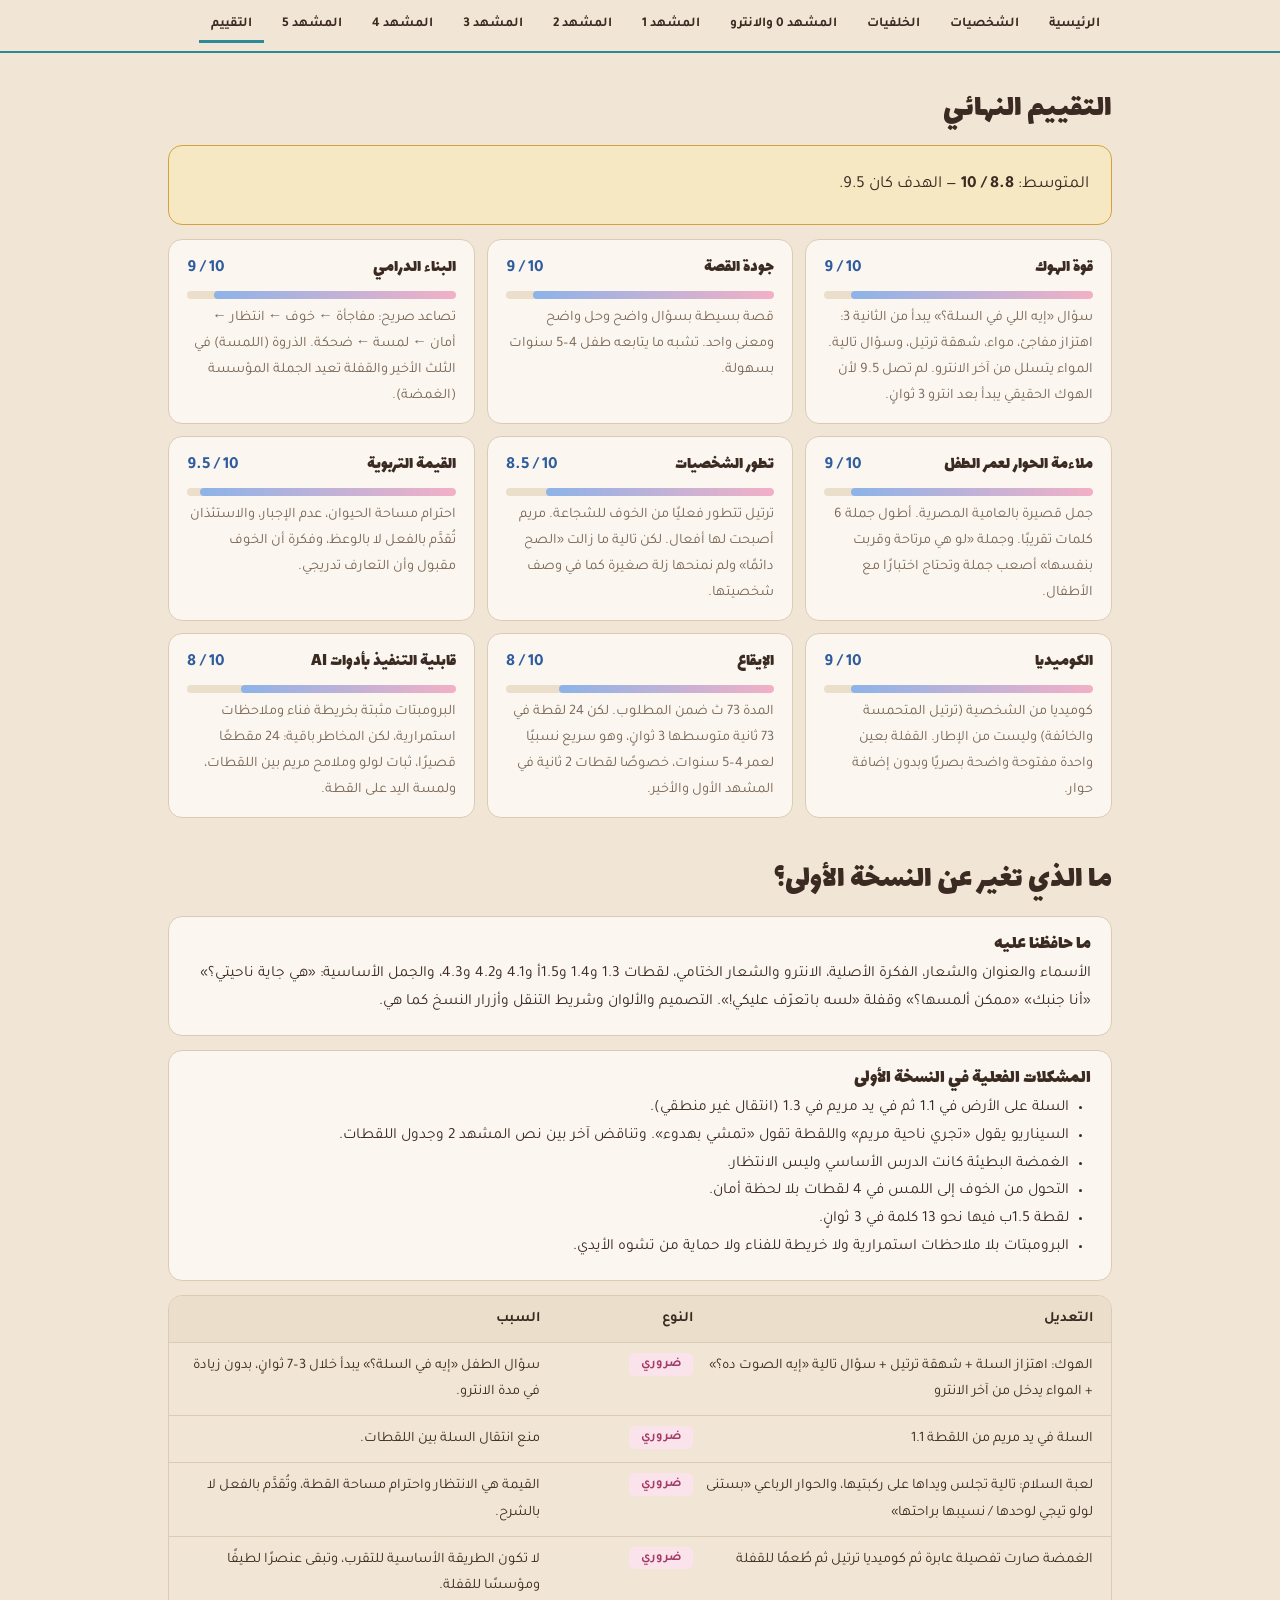
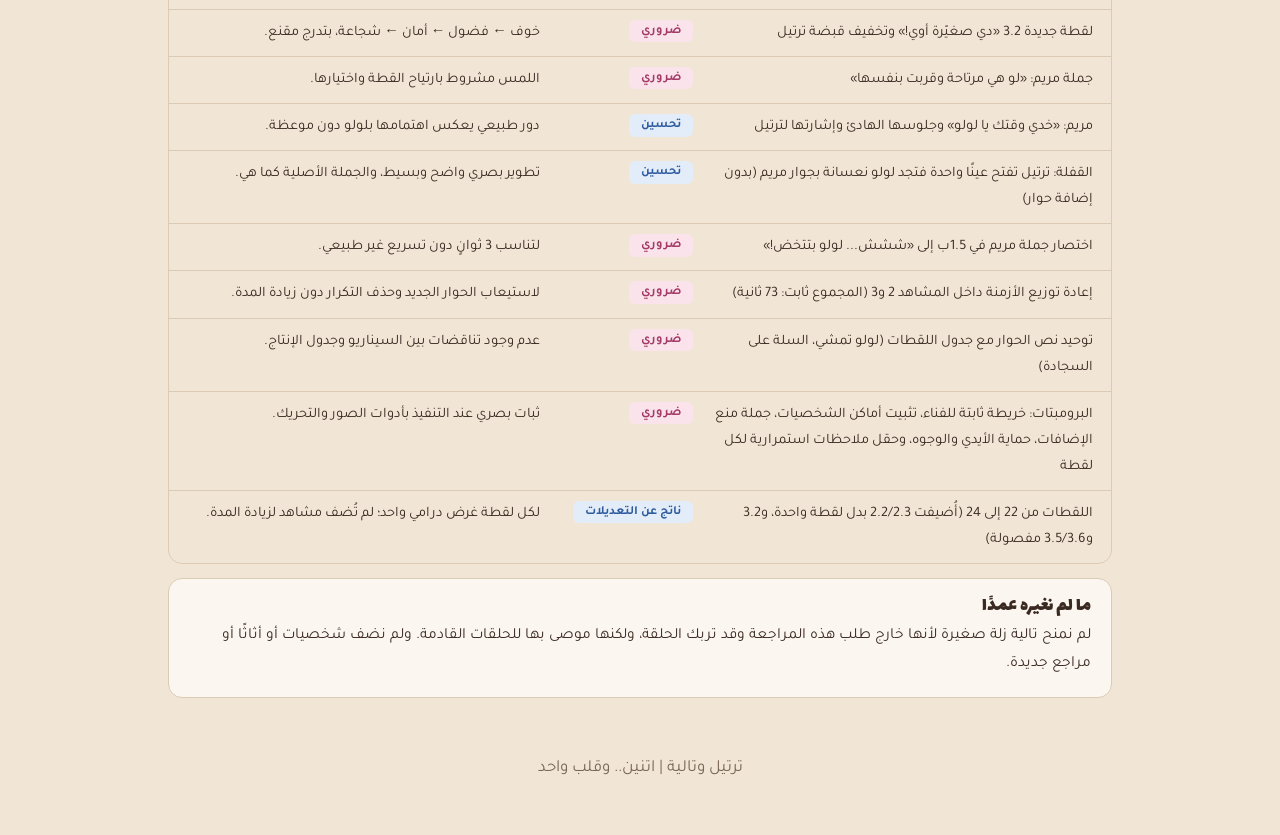
<file: review.html>
<!DOCTYPE html>
<html lang="ar" dir="rtl"><head><meta charset="utf-8"><meta name="viewport" content="width=device-width, initial-scale=1, viewport-fit=cover"><title>التقييم | ترتيل وتالية</title>
<link rel="stylesheet" href="https://fonts.googleapis.com/css2?family=Lalezar&family=Tajawal:wght@400;500;700&display=swap">
<link rel="stylesheet" href="assets/style.css"></head><body><nav class="top" aria-label="التنقل"><div class="wrap"><a href="index.html">الرئيسية</a><a href="characters.html">الشخصيات</a><a href="backgrounds.html">الخلفيات</a><a href="scene-0.html">المشهد 0 والانترو</a><a href="scene-1.html">المشهد 1</a><a href="scene-2.html">المشهد 2</a><a href="scene-3.html">المشهد 3</a><a href="scene-4.html">المشهد 4</a><a href="scene-5.html">المشهد 5</a><a href="review.html" class="on">التقييم</a></div></nav><main class="wrap"><section id="eval"><h2>التقييم النهائي</h2><div class="idea"><p>المتوسط: <b>8.8 / 10</b> — الهدف كان 9.5.</p></div><div class="scores"><div class="sc"><div class="sh"><h3>قوة الهوك</h3><span class="n">9 / 10</span></div><div class="bx"><i style="width:90%"></i></div><p>سؤال «إيه اللي في السلة؟» يبدأ من الثانية 3: اهتزاز مفاجئ، مواء، شهقة ترتيل، وسؤال تالية. المواء يتسلل من آخر الانترو. لم تصل 9.5 لأن الهوك الحقيقي يبدأ بعد انترو 3 ثوانٍ.</p></div><div class="sc"><div class="sh"><h3>جودة القصة</h3><span class="n">9 / 10</span></div><div class="bx"><i style="width:90%"></i></div><p>قصة بسيطة بسؤال واضح وحل واضح ومعنى واحد. تشبه ما يتابعه طفل 4–5 سنوات بسهولة.</p></div><div class="sc"><div class="sh"><h3>البناء الدرامي</h3><span class="n">9 / 10</span></div><div class="bx"><i style="width:90%"></i></div><p>تصاعد صريح: مفاجأة ← خوف ← انتظار ← أمان ← لمسة ← ضحكة. الذروة (اللمسة) في الثلث الأخير والقفلة تعيد الجملة المؤسسة (الغمضة).</p></div><div class="sc"><div class="sh"><h3>ملاءمة الحوار لعمر الطفل</h3><span class="n">9 / 10</span></div><div class="bx"><i style="width:90%"></i></div><p>جمل قصيرة بالعامية المصرية. أطول جملة 6 كلمات تقريبًا. وجملة «لو هي مرتاحة وقربت بنفسها» أصعب جملة وتحتاج اختبارًا مع الأطفال.</p></div><div class="sc"><div class="sh"><h3>تطور الشخصيات</h3><span class="n">8.5 / 10</span></div><div class="bx"><i style="width:85%"></i></div><p>ترتيل تتطور فعليًا من الخوف للشجاعة. مريم أصبحت لها أفعال. لكن تالية ما زالت «الصح دائمًا» ولم نمنحها زلة صغيرة كما في وصف شخصيتها.</p></div><div class="sc"><div class="sh"><h3>القيمة التربوية</h3><span class="n">9.5 / 10</span></div><div class="bx"><i style="width:95%"></i></div><p>احترام مساحة الحيوان، عدم الإجبار، والاستئذان تُقدَّم بالفعل لا بالوعظ، وفكرة أن الخوف مقبول وأن التعارف تدريجي.</p></div><div class="sc"><div class="sh"><h3>الكوميديا</h3><span class="n">9 / 10</span></div><div class="bx"><i style="width:90%"></i></div><p>كوميديا من الشخصية (ترتيل المتحمسة والخائفة) وليست من الإطار. القفلة بعين واحدة مفتوحة واضحة بصريًا وبدون إضافة حوار.</p></div><div class="sc"><div class="sh"><h3>الإيقاع</h3><span class="n">8 / 10</span></div><div class="bx"><i style="width:80%"></i></div><p>المدة 73 ث ضمن المطلوب. لكن 24 لقطة في 73 ثانية متوسطها 3 ثوانٍ، وهو سريع نسبيًا لعمر 4–5 سنوات، خصوصًا لقطات 2 ثانية في المشهد الأول والأخير.</p></div><div class="sc"><div class="sh"><h3>قابلية التنفيذ بأدوات AI</h3><span class="n">8 / 10</span></div><div class="bx"><i style="width:80%"></i></div><p>البرومبتات مثبتة بخريطة فناء وملاحظات استمرارية، لكن المخاطر باقية: 24 مقطعًا قصيرًا، ثبات لولو وملامح مريم بين اللقطات، ولمسة اليد على القطة.</p></div></div></section><section id="changes"><h2>ما الذي تغير عن النسخة الأولى؟</h2>
<div class="chg"><h3>ما حافظنا عليه</h3>
<p>الأسماء والعنوان والشعار، الفكرة الأصلية، الانترو والشعار الختامي، لقطات 1.3 و1.4 و1.5أ و4.1 و4.2 و4.3، والجمل الأساسية: «هي جاية ناحيتي؟» «أنا جنبك» «ممكن ألمسها؟» وقفلة «لسه باتعرّف عليكي!». التصميم والألوان وشريط التنقل وأزرار النسخ كما هي.</p></div>
<div class="chg"><h3>المشكلات الفعلية في النسخة الأولى</h3>
<ul><li>السلة على الأرض في 1.1 ثم في يد مريم في 1.3 (انتقال غير منطقي).</li>
<li>السيناريو يقول «تجري ناحية مريم» واللقطة تقول «تمشي بهدوء». وتناقض آخر بين نص المشهد 2 وجدول اللقطات.</li>
<li>الغمضة البطيئة كانت الدرس الأساسي وليس الانتظار.</li>
<li>التحول من الخوف إلى اللمس في 4 لقطات بلا لحظة أمان.</li>
<li>لقطة 1.5ب فيها نحو 13 كلمة في 3 ثوانٍ.</li>
<li>البرومبتات بلا ملاحظات استمرارية ولا خريطة للفناء ولا حماية من تشوه الأيدي.</li></ul></div>
<div class="tbl" id="chtbl">
<div class="row h"><span>التعديل</span><span>النوع</span><span>السبب</span></div>
<div class="row"><span>الهوك: اهتزاز السلة + شهقة ترتيل + سؤال تالية «إيه الصوت ده؟» + المواء يدخل من آخر الانترو</span><span class="tg r">ضروري</span><span>سؤال الطفل «إيه في السلة؟» يبدأ خلال 3–7 ثوانٍ، بدون زيادة في مدة الانترو.</span></div>
<div class="row"><span>السلة في يد مريم من اللقطة 1.1</span><span class="tg r">ضروري</span><span>منع انتقال السلة بين اللقطات.</span></div>
<div class="row"><span>لعبة السلام: تالية تجلس ويداها على ركبتيها، والحوار الرباعي «بستنى لولو تيجي لوحدها / نسيبها براحتها»</span><span class="tg r">ضروري</span><span>القيمة هي الانتظار واحترام مساحة القطة، وتُقدَّم بالفعل لا بالشرح.</span></div>
<div class="row"><span>الغمضة صارت تفصيلة عابرة ثم كوميديا ترتيل ثم طُعمًا للقفلة</span><span class="tg r">ضروري</span><span>لا تكون الطريقة الأساسية للتقرب، وتبقى عنصرًا لطيفًا ومؤسسًا للقفلة.</span></div>
<div class="row"><span>لقطة جديدة 3.2 «دي صغيّرة أوي!» وتخفيف قبضة ترتيل</span><span class="tg r">ضروري</span><span>خوف ← فضول ← أمان ← شجاعة، بتدرج مقنع.</span></div>
<div class="row"><span>جملة مريم: «لو هي مرتاحة وقربت بنفسها»</span><span class="tg r">ضروري</span><span>اللمس مشروط بارتياح القطة واختيارها.</span></div>
<div class="row"><span>مريم: «خدي وقتك يا لولو» وجلوسها الهادئ وإشارتها لترتيل</span><span class="tg o">تحسين</span><span>دور طبيعي يعكس اهتمامها بلولو دون موعظة.</span></div>
<div class="row"><span>القفلة: ترتيل تفتح عينًا واحدة فتجد لولو نعسانة بجوار مريم (بدون إضافة حوار)</span><span class="tg o">تحسين</span><span>تطوير بصري واضح وبسيط، والجملة الأصلية كما هي.</span></div>
<div class="row"><span>اختصار جملة مريم في 1.5ب إلى «ششش... لولو بتتخض!»</span><span class="tg r">ضروري</span><span>لتناسب 3 ثوانٍ دون تسريع غير طبيعي.</span></div>
<div class="row"><span>إعادة توزيع الأزمنة داخل المشاهد 2 و3 (المجموع ثابت: 73 ثانية)</span><span class="tg r">ضروري</span><span>لاستيعاب الحوار الجديد وحذف التكرار دون زيادة المدة.</span></div>
<div class="row"><span>توحيد نص الحوار مع جدول اللقطات (لولو تمشي، السلة على السجادة)</span><span class="tg r">ضروري</span><span>عدم وجود تناقضات بين السيناريو وجدول الإنتاج.</span></div>
<div class="row"><span>البرومبتات: خريطة ثابتة للفناء، تثبيت أماكن الشخصيات، جملة منع الإضافات، حماية الأيدي والوجوه، وحقل ملاحظات استمرارية لكل لقطة</span><span class="tg r">ضروري</span><span>ثبات بصري عند التنفيذ بأدوات الصور والتحريك.</span></div>
<div class="row"><span>اللقطات من 22 إلى 24 (أُضيفت 2.2/2.3 بدل لقطة واحدة، و3.2 و3.5/3.6 مفصولة)</span><span class="tg o">ناتج عن التعديلات</span><span>لكل لقطة غرض درامي واحد؛ لم تُضف مشاهد لزيادة المدة.</span></div></div>
<div class="chg"><h3>ما لم نغيره عمدًا</h3>
<p>لم نمنح تالية زلة صغيرة لأنها خارج طلب هذه المراجعة وقد تربك الحلقة، ولكنها موصى بها للحلقات القادمة. ولم نضف شخصيات أو أثاثًا أو مراجع جديدة.</p></div>
</section></main><footer><div class="wrap">ترتيل وتالية | اتنين.. وقلب واحد</div></footer><script src="assets/app.js"></script></body></html>
</file>
<file: assets/style.css>
:root{box-sizing:border-box;padding-top:env(safe-area-inset-top,0px);padding-bottom:env(safe-area-inset-bottom,0px);
--bg:#ffffff;--surf:#fff;--ink:#1c2340;--mut:#5f6a8a;--line:#e3e9f6;--blue:#8fd1f3;--blue-s:#e4f4fc;--blue-i:#0b5f8a;--pink:#f7a9c4;--pink-s:#fde7ef;--pink-i:#a3265c;--sand:#fbefcf;--org:#ffe0c6;--code:#f0f4fb;--sh:0 1px 2px rgba(28,35,64,.05),0 10px 28px -14px rgba(28,35,64,.18)}
*,*::before,*::after{box-sizing:inherit}
html{scroll-padding-top:calc(env(safe-area-inset-top,0px) + 70px);scroll-behavior:smooth}
@media(prefers-reduced-motion:reduce){html{scroll-behavior:auto}}
body{margin:0;background:var(--bg);color:var(--ink);font-family:"Readex Pro",Tahoma,sans-serif;line-height:1.8}
h1,h2,h3{font-family:"Baloo Bhaijaan 2","Readex Pro",sans-serif;line-height:1.3;margin:0}
.wrap{max-width:980px;margin:0 auto;padding:0 18px}
.hero{position:relative;overflow:hidden;padding:56px 0 44px;background:radial-gradient(circle at 88% 15%,var(--blue) 0,transparent 52%),radial-gradient(circle at 10% 90%,var(--pink) 0,transparent 52%),var(--bg);border-radius:0 0 40px 40px}
.hero::before{content:"";position:absolute;inset:0;pointer-events:none;background:url("data:image/svg+xml,%3Csvg xmlns='http://www.w3.org/2000/svg' width='64' height='64' viewBox='0 0 64 64'%3E%3Cg fill='none' stroke='%231c2340' stroke-opacity='.11' stroke-width='1.5' stroke-linecap='round'%3E%3Cpath d='M8 32c6-10 14-10 20 0-6 10-14 10-20 0z'/%3E%3Ccircle cx='46' cy='16' r='3'/%3E%3Ccircle cx='46' cy='48' r='3'/%3E%3Cpath d='M36 32h20'/%3E%3C/g%3E%3C/svg%3E");-webkit-mask-image:linear-gradient(180deg,#000 0,transparent 85%);mask-image:linear-gradient(180deg,#000 0,transparent 85%)}
.hero .wrap{position:relative}
.hero h1{font-size:clamp(40px,10vw,76px);font-weight:800}
.nm{display:inline-block;padding:0 .3em;border-radius:.38em;line-height:1.25;color:#1c2340}
.nm.t{background:#8fd1f3}.nm.y{background:#f7a9c4}
.hero p{margin:10px 0 0;font-size:17px;opacity:.85}
.tl{position:sticky;top:0;z-index:20;background:rgba(255,255,255,.84);-webkit-backdrop-filter:saturate(1.4) blur(14px);backdrop-filter:saturate(1.4) blur(14px);padding:calc(env(safe-area-inset-top,0px) + 8px) 0 8px}
.tl::before{content:"";position:fixed;inset:0 0 auto;height:env(safe-area-inset-top,0px);background:var(--bg);z-index:30}
.bar{display:flex;gap:4px;height:38px}
.bar a{transition:transform .15s,filter .15s;display:flex;align-items:center;justify-content:center;font-size:12.5px;font-weight:600;color:var(--ink);text-decoration:none;border-radius:99px;background:var(--pink);overflow:hidden;white-space:nowrap}
.bar a:nth-child(odd){background:var(--blue)}
.bar a:hover{filter:brightness(.96);transform:translateY(-1px)}
@media(prefers-reduced-motion:reduce){.bar a,.cp{transition:none}}
a:focus-visible,.cp:focus-visible{outline:3px solid var(--ink);outline-offset:2px}
.ep{font-size:clamp(22px,5vw,32px);margin-top:14px}
.meta{display:flex;gap:8px;flex-wrap:wrap;margin-top:16px}.meta span{background:rgba(255,255,255,.8);border:1px solid var(--line);border-radius:99px;padding:3px 16px;font-size:15px;box-shadow:var(--sh)}
.chars{display:grid;grid-template-columns:repeat(auto-fit,minmax(210px,1fr));gap:12px}
.cc{border-radius:28px;padding:16px 20px;border:2px solid transparent;box-shadow:var(--sh)}.cc h3{font-size:24px}.cc p{margin:4px 0;font-size:15.5px}.cc .co{font-size:14px;color:var(--mut)}
.cc.T{background:var(--blue-s);border-color:var(--blue)}.cc.T h3{color:var(--blue-i)}
.cc.Y{background:var(--pink-s);border-color:var(--pink)}.cc.Y h3{color:var(--pink-i)}
.cc.M{background:var(--sand)}.cc.L{background:var(--org)}.cc.M,.cc.L{color:#3b2f12}
.end{text-align:center;margin-top:18px;font-family:"Baloo Bhaijaan 2";font-size:22px}
section{padding:36px 0 6px}#prompts{padding-top:30px}
.idea{background:linear-gradient(100deg,var(--blue-s),var(--pink-s));border-radius:30px;padding:18px 22px}
.idea p{margin:6px 0;font-size:17px}.idea .mo{color:var(--mut);font-size:15px}
h2{font-size:30px;margin-bottom:14px}
.lg{display:flex;gap:8px;flex-wrap:wrap;margin-bottom:6px}
.ch{font-size:12.5px;font-weight:600;padding:0 11px;border-radius:99px;border:1.5px solid}
.ch.T{background:var(--blue-s);border-color:var(--blue);color:var(--blue-i)}
.ch.Y{background:var(--pink-s);border-color:var(--pink);color:var(--pink-i)}
.ch.M{background:var(--sand);border-color:transparent;color:var(--ink)}
.ch.L{background:var(--org);border-color:transparent;color:var(--ink)}
.scn{background:var(--surf);border:1px solid var(--line);border-radius:30px;padding:18px 16px 20px;margin:16px 0;box-shadow:var(--sh)}
.scn header{display:flex;align-items:center;gap:10px;flex-wrap:wrap;margin-bottom:14px}
.scn h3{font-size:21px}.scn small{color:var(--mut)}
.lines{display:flex;flex-direction:column;gap:10px}
.act{align-self:center;max-width:92%;text-align:center;color:var(--mut);font-size:14.5px;line-height:1.7}
.say{max-width:min(84%,440px);padding:8px 17px 10px;border-radius:24px;font-size:17px;border:2px solid transparent}
.say b{display:block;font-size:12.5px;line-height:1.5}
.say i{font-style:normal;font-size:14px;color:var(--mut)}
.say.T{align-self:flex-start;background:var(--blue-s);border-color:var(--blue);border-start-start-radius:6px}
.say.T b{color:var(--blue-i)}
.say.Y{align-self:flex-end;background:var(--pink-s);border-color:var(--pink);border-start-end-radius:6px}
.say.Y b{color:var(--pink-i)}
.say.M{align-self:center;background:var(--sand)}
.say.L{align-self:center;background:var(--org)}
.say.M,.say.L{color:#3b2f12}.say.M i,.say.L i{color:#6b5a30}
.say.M b,.say.L b{color:#6b5a30}
.scene{margin-top:30px}
.scene h2{display:flex;align-items:baseline;gap:12px;flex-wrap:wrap}
.scene h2 small{font-size:14px;color:var(--mut);font-weight:400}
.card{background:var(--surf);border:1px solid var(--line);border-radius:28px;padding:16px;margin:14px 0;box-shadow:var(--sh)}
.hd{display:flex;gap:8px;align-items:center;flex-wrap:wrap}
.hd h3{font-size:20px;margin-inline-end:4px}
.tm{background:var(--code);border-radius:99px;padding:0 12px;font-size:13px;font-weight:600;direction:ltr}
.dlg{margin:8px 0 12px;color:var(--mut);font-size:15px}
.dlg b{font-weight:600}.dlg b.T{color:var(--blue-i)}.dlg b.Y{color:var(--pink-i)}
.pp{display:grid;grid-template-columns:1fr 1fr;gap:12px}
@media(max-width:760px){.pp{grid-template-columns:1fr}.bar a span{display:none}}
.p{background:var(--code);border-radius:20px;padding:12px 14px;display:flex;flex-direction:column}
.p h4{margin:0 0 6px;font-size:15px}
.p pre{margin:0;white-space:pre-wrap;word-break:break-word;font:13.5px/1.6 ui-monospace,Menlo,Consolas,monospace;direction:ltr;text-align:left;flex:1}
.cp{margin-top:10px;align-self:flex-start;border:0;border-radius:99px;padding:6px 18px;background:var(--ink);color:var(--bg);font:600 14px "Readex Pro",sans-serif;cursor:pointer;transition:transform .12s,opacity .12s}
.cp:hover{opacity:.88}.cp:active{transform:scale(.96)}
.cp.ok{background:var(--blue);color:#1c2340}
.place{display:grid;grid-template-columns:repeat(auto-fit,minmax(230px,1fr));gap:12px}
.pc{border-radius:28px;padding:16px 20px;box-shadow:var(--sh)}
.pc h3{font-size:22px}.pc p{margin:4px 0;font-size:15.5px}
.pc .vd{margin-top:8px;padding-top:8px;border-top:1.5px dashed rgba(28,35,64,.18);font-size:14px;color:var(--mut)}
.pc .vd b{color:var(--ink);font-weight:600}
.pc.a{background:var(--blue-s)}.pc.b{background:var(--pink-s)}.pc.c{background:var(--sand);color:#3b2f12}.pc.c .vd{color:#6b5a30}.pc.c .vd b{color:#3b2f12}
footer{padding:36px 0 50px;color:var(--mut);text-align:center}
.nt{margin-top:10px;background:var(--sand);color:#3b2f12;border-radius:16px;padding:8px 14px;font-size:14px}
.nt b{font-weight:600}
.scores{display:grid;grid-template-columns:repeat(auto-fit,minmax(280px,1fr));gap:12px;margin-top:14px}
.sc{background:var(--surf);border:1px solid var(--line);border-radius:24px;padding:14px 18px;box-shadow:var(--sh)}
.sc .sh{display:flex;justify-content:space-between;align-items:baseline;gap:8px}
.sc h3{font-size:18px}.sc .n{font-weight:600;color:var(--blue-i);direction:ltr}
.sc p{margin:6px 0 0;font-size:14.5px;color:var(--mut)}
.bx{height:8px;background:var(--code);border-radius:99px;margin-top:6px;overflow:hidden}
.bx i{display:block;height:100%;background:linear-gradient(90deg,var(--blue),var(--pink));border-radius:99px}
.chg{background:var(--surf);border:1px solid var(--line);border-radius:28px;padding:14px 20px;margin:14px 0;box-shadow:var(--sh)}
.chg h3{font-size:20px;margin-bottom:4px}.chg p{margin:4px 0;font-size:15.5px}.chg ul{margin:4px 0;padding-inline-start:22px;font-size:15.5px}
.tbl{border:1px solid var(--line);border-radius:28px;overflow:hidden;box-shadow:var(--sh);margin:14px 0}
.tbl .row{display:grid;grid-template-columns:2.2fr .8fr 2fr;gap:12px;padding:10px 18px;border-top:1px solid var(--line);font-size:14.5px;align-items:start}
.tbl .row.h{background:var(--code);font-weight:600;border-top:0}
.tg{justify-self:start;padding:0 12px;border-radius:99px;font-size:12.5px;font-weight:600}
.tg.r{background:var(--pink-s);color:var(--pink-i)}.tg.o{background:var(--blue-s);color:var(--blue-i)}
@media(max-width:760px){.tbl .row{grid-template-columns:1fr}.tbl .row.h{display:none}}

.top{position:sticky;top:0;z-index:20;background:rgba(255,255,255,.9);-webkit-backdrop-filter:blur(12px);backdrop-filter:blur(12px);padding:calc(env(safe-area-inset-top,0px) + 8px) 0 8px;border-bottom:1px solid var(--line)}
.top .wrap{display:flex;gap:6px;overflow-x:auto}
.top a{flex:none;padding:3px 14px;border-radius:99px;background:var(--blue);color:var(--ink);text-decoration:none;font-size:13.5px;font-weight:600}
.top a:nth-child(even){background:var(--pink)}.top a.on{outline:2px solid var(--ink)}
.slot{position:relative;margin:12px 0;border-radius:22px;overflow:hidden;background:var(--code);border:2px dashed var(--line);aspect-ratio:16/9;display:flex;align-items:center;justify-content:center;text-align:center;color:var(--mut);font-size:14px}
.slot img{position:absolute;inset:0;width:100%;height:100%;object-fit:cover}
.slot.ok{border-style:solid;border-color:transparent}.slot.ok figcaption{display:none}
.slot.sq{aspect-ratio:1/1;max-width:220px;margin:0 auto 10px;border-radius:50%}
.slot code{display:block;direction:ltr;font-size:12.5px;margin-top:4px}
.sg{display:block;text-decoration:none;color:inherit;background:var(--surf);border:1px solid var(--line);border-radius:28px;padding:12px;box-shadow:var(--sh)}
.sg .slot{margin:0 0 10px}.sg h3{font-size:19px}.sg p{margin:2px 0 0;color:var(--mut);font-size:14px}
.grid{display:grid;grid-template-columns:repeat(auto-fit,minmax(260px,1fr));gap:14px}
.pn{display:flex;justify-content:space-between;gap:10px;margin:28px 0}
.pn a,.go{padding:8px 20px;border-radius:99px;background:var(--ink);color:#fff;text-decoration:none;font-weight:600;font-size:14.5px}
.go{display:inline-block;margin-top:10px}
.jump{display:flex;gap:6px;flex-wrap:wrap;margin:6px 0 14px}.jump a{padding:0 12px;border-radius:99px;background:var(--code);color:var(--ink);text-decoration:none;font-size:13px;font-weight:600}

:root{--bg:#f1e6d6;--surf:#fbf7f0;--ink:#3b2a22;--mut:#7a6656;--line:#dccbb4;--blue:#8db3e8;--blue-s:#e3edfa;--blue-i:#2f5c9e;--pink:#f2b0c6;--pink-s:#fbe3ec;--pink-i:#a43a66;--sand:#f7e8c4;--org:#fbdcc0;--code:#ebdfcc;--sh:none;--tq:#2b8a96;--oc:#d6a13c}
body{font-family:Tajawal,"Readex Pro",Tahoma,sans-serif;background:var(--bg);font-size:17px}
h1,h2,h3,.say b{font-family:Lalezar,"Baloo Bhaijaan 2",Tahoma,sans-serif;font-weight:400}
h2{font-size:32px}
.hero{background:var(--bg);border-radius:0;padding:40px 0 22px}.hero::before{display:none}
.hero p{font-size:19px}.hero h1{font-size:clamp(48px,12vw,96px)}.nm{border-radius:.3em}
.meta span{background:var(--surf);border-radius:8px;box-shadow:none}
.band{height:18px;border-block:2px solid var(--tq);background:radial-gradient(circle,var(--tq) 2.6px,transparent 3.2px) 0 50%/18px 18px,radial-gradient(circle,var(--oc) 2px,transparent 2.6px) 9px 50%/18px 18px}
.top{background:rgba(241,230,214,.94);border-bottom:2px solid var(--tq)}
.top a,.top a:nth-child(even){background:transparent;color:var(--ink);border-radius:0;padding:4px 12px;border-bottom:3px solid transparent}
.top a.on{outline:0;border-bottom-color:var(--tq)}
.scn,.card,.sc,.chg,.tbl,.sg,.cc,.pc,.idea,.p{border-radius:14px;box-shadow:none}
.card,.scn,.sg,.sc,.chg{background:var(--surf);border:1.5px solid var(--line)}
.idea{background:var(--sand);border:1.5px solid var(--oc)}
.tm,.ch,.tg{border-radius:6px}.say{border-radius:14px}.nt{background:var(--sand);border-radius:10px}
.cp,.pn a,.go{border-radius:8px;background:var(--tq);color:#fff}.cp.ok{background:var(--oc);color:var(--ink)}
.slot{border-radius:12px;border:2px dashed var(--tq);background:var(--code)}
.slot.tall{aspect-ratio:9/16;max-width:460px;margin-inline:auto}.slot.tall img{object-fit:contain}
.slot.av{aspect-ratio:1;max-width:140px;border-radius:50%;margin:0 0 10px}
.cc{display:block;text-decoration:none;color:var(--ink);border-width:1.5px;border-style:solid}
.cc.M{border-color:var(--oc)}.cc.L{border-color:#e9a06a}
.tabs{display:flex;gap:8px;flex-wrap:wrap;margin:6px 0 22px}
.tabs button{font:700 17px Tajawal,sans-serif;padding:8px 24px;border:2px solid var(--ink);background:var(--surf);color:var(--ink);border-radius:10px;cursor:pointer}
.tabs button[aria-selected=true]{background:var(--tc);box-shadow:3px 3px 0 var(--ink)}
.cpanel{display:none}.cpanel.on{display:block}
.cgrid{display:grid;grid-template-columns:minmax(0,.9fr) minmax(0,1.1fr);gap:26px;align-items:start}
@media(max-width:760px){.cgrid{grid-template-columns:1fr}}
.cgrid h3{font-size:22px;margin:18px 0 6px}.cgrid ul{margin:6px 0;padding-inline-start:22px}.cgrid .p{margin:10px 0}
.bgs{display:grid;grid-template-columns:repeat(auto-fit,minmax(300px,1fr));gap:16px}.bgs figure.slot{margin:0 0 6px}.bgs h3{font-size:20px}.bgs p{margin:2px 0 14px;color:var(--mut);font-size:15px}
</file>
